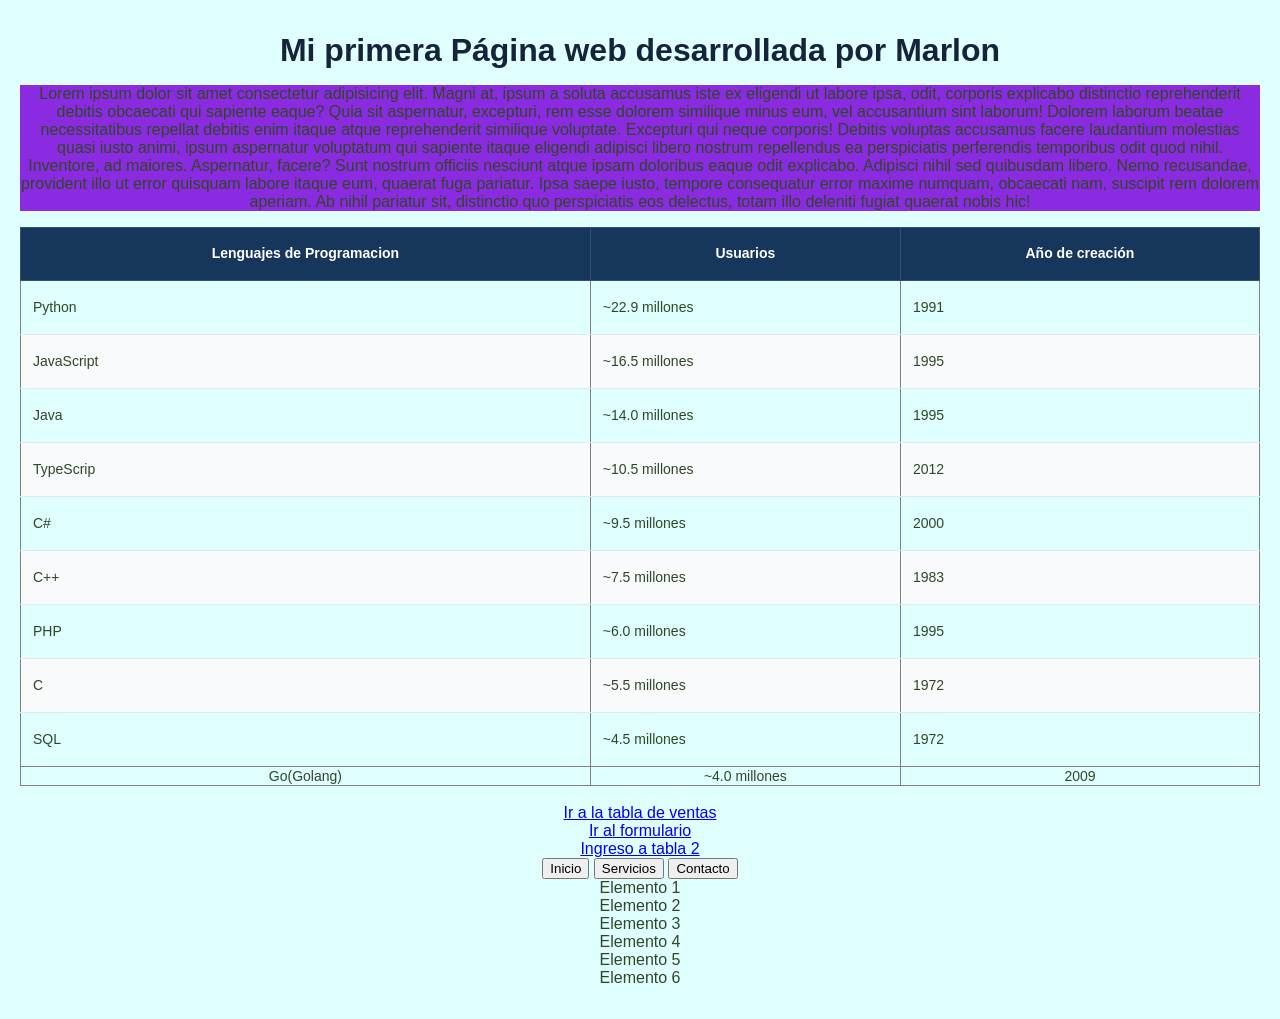
<file: index.html>
<!DOCTYPE html>
<html lang="en">
<head>
    <meta charset="UTF-8">
    <meta name="viewport" content="width=device-width, initial-scale=1.0">
    <title>My Web</title>
    <link rel="stylesheet" href="estilos/stylesheet.css">
        
</head>
<body style="text-align: center; background: lightcyan;">
        <!--Aqui va el titulo de la pagina web-->
    <!--Etiquetas h-->
    <h1>Mi primera Página web desarrollada por Marlon </h1>
    <!--Contenedores
    Son espacios moviles donde se crea contenido html section, dic, article-->
    <section style="background-color: blueviolet;">
        <p>
            Lorem ipsum dolor sit amet consectetur adipisicing elit. Magni at, ipsum a soluta accusamus iste ex eligendi ut labore ipsa, odit, corporis explicabo distinctio reprehenderit debitis obcaecati qui sapiente eaque?
            Quia sit aspernatur, excepturi, rem esse dolorem similique minus eum, vel accusantium sint laborum! Dolorem laborum beatae necessitatibus repellat debitis enim itaque atque reprehenderit similique voluptate. Excepturi qui neque corporis!
            Debitis voluptas accusamus facere laudantium molestias quasi iusto animi, ipsum aspernatur voluptatum qui sapiente itaque eligendi adipisci libero nostrum repellendus ea perspiciatis perferendis temporibus odit quod nihil. Inventore, ad maiores.
            Aspernatur, facere? Sunt nostrum officiis nesciunt atque ipsam doloribus eaque odit explicabo. Adipisci nihil sed quibusdam libero. Nemo recusandae, provident illo ut error quisquam labore itaque eum, quaerat fuga pariatur.
            Ipsa saepe iusto, tempore consequatur error maxime numquam, obcaecati nam, suscipit rem dolorem aperiam. Ab nihil pariatur sit, distinctio quo perspiciatis eos delectus, totam illo deleniti fugiat quaerat nobis hic!
        </p>
    </section>
    <!--Creamos una tabla-->
    <section>
        <div>
            <table border="1px" style="text-align: center;">
                <thead>
                    <tr>
                     <th>Lenguajes de Programacion</th>
                     <th>Usuarios</th>
                     <th>Año de creación</th>
                </tr>
                </thead>
                
                <tr >
                    <td>Python</td>
                    <td>~22.9 millones</td>
                    <td>1991</td>
                </tr>
                <tr>
                    <td>JavaScript</td>
                    <td>~16.5 millones</td>
                    <td>1995</td>
                </tr>
                <tr>
                    <td>Java</td>
                    <td>~14.0 millones</td>
                    <td>1995</td>
                </tr>
                <tr>
                    <td>TypeScrip</td>
                    <td>~10.5 millones</td>
                    <td>2012</td>
                </tr>
                <tr>
                    <td>C#</td>
                    <td>~9.5 millones</td>
                    <td>2000</td>
                </tr>
                <tr>
                    <td>C++</td>
                    <td>~7.5 millones</td>
                    <td>1983</td>
                </tr>
                <tr>
                    <td>PHP</td>
                    <td>~6.0 millones</td>
                    <td>1995</td>
                </tr>
                <tr>
                    <td>C</td>
                    <td>~5.5 millones</td>
                    <td>1972</td>
                </tr>
                <tr>
                    <td>SQL</td>
                    <td>~4.5 millones</td>
                    <td>1972</td>
                </tr>
                <tfoot>
                   <tr>
                    <td>Go(Golang)</td>
                    <td>~4.0 millones</td>
                    <td>2009</td>
                    </tr> 
                </tfoot>
                
            </table>
        </div>
    </section>
    <br>
   
    <!--Enlace a una tabla de ventas-->
    <div>
        <a href="vistas/tabla.html"> Ir a la tabla de ventas</a>
    </div>
    <div>
        <a href="vistas/formulario.html"> Ir al formulario</a>
    </div>

    <div>
        <a href="vistas/tabla1.html"> Ingreso a tabla 2</a>
    </div>

    <div class="contenedor">
    <button>Inicio</button>
    <button>Servicios</button>
    <button>Contacto</button>
    </div>

    <div class="cuadricula">
        <div>Elemento 1</div>
        <div>Elemento 2</div>
        <div>Elemento 3</div>
        <div>Elemento 4</div>
        <div>Elemento 5</div>
        <div>Elemento 6</div>
    </div>

</body>
</html>
</file>
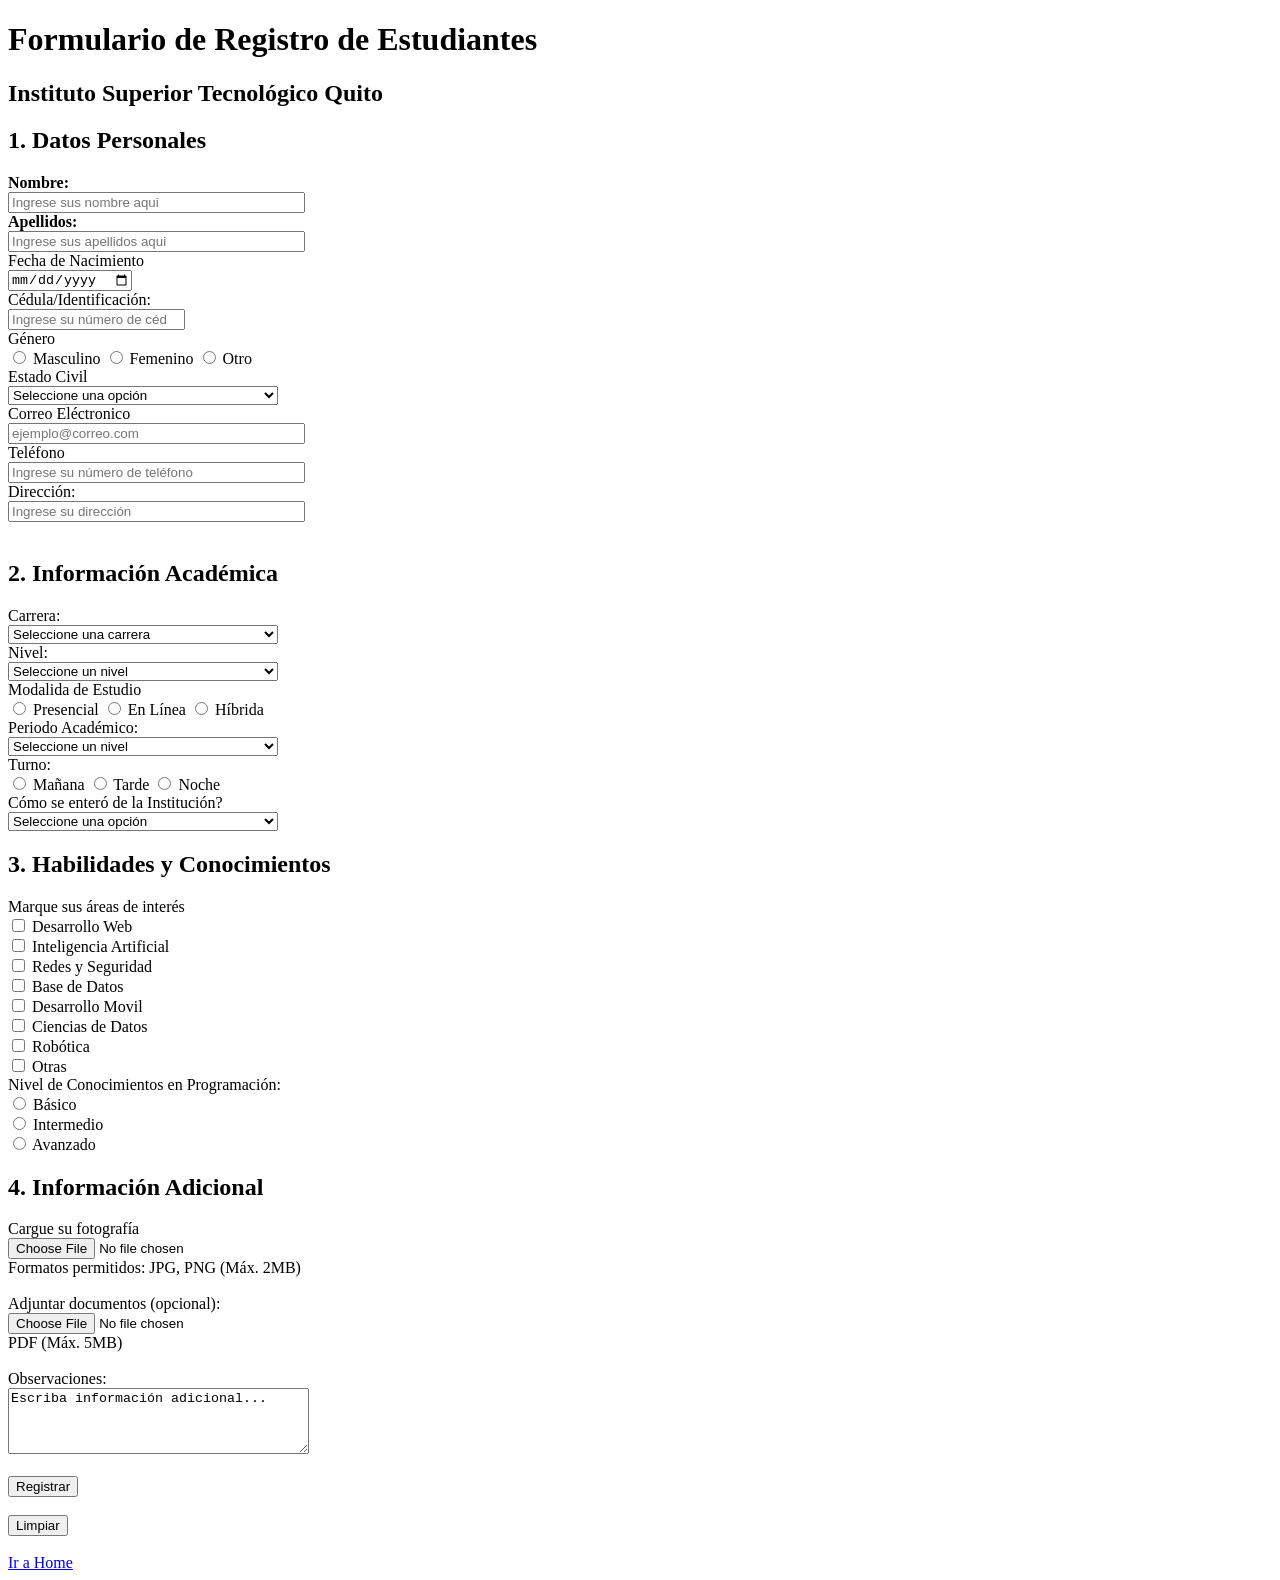
<file: vistas/formulario.html>
<!DOCTYPE html>
<html lang="en">
<head>
    <meta charset="UTF-8">
    <meta name="viewport" content="width=device-width, initial-scale=1.0">
    <title>Formulario</title>
</head>
<body>
    <!--Header: es la cabecera dek body-->
   <header>
        <h1>Formulario de Registro de Estudiantes</h1> 
        <h2>Instituto Superior Tecnológico Quito</h2>
   </header>
   <!--formulario-->
   <div>
    <h2>
        1. Datos Personales
    </h2>
        <form action="../index.html" method="post">
            <div>
                <!--Label: Me permite ingresar texto fijo-->
                <label for="nombre"><b>Nombre:</b></label>
                <br>
                <!--Input: caja ingresar texto fijo-->
                <input type="text" id="nombre" placeholder="Ingrese sus nombre aqui" size="35" required>
                <br>

                <!--Label: Me permite ingresar texto fijo-->
                <label for="apellidos"> <b>Apellidos:</b></label>
                <!--Input: caja ingresar texto fijo-->
                <br>
                <input type="text" id="apellidos" placeholder="Ingrese sus apellidos aqui" size="35" required>
                <br>

                <label for="nacimiento">Fecha de Nacimiento</label>
                <!--Input: caja ingresar texto fijo-->
                <br>
                <input type="date" id="nacimiento" size="35" required>
                <br>

                <!--Label: Me permite ingresar texto fijo-->
                <label for="identificacion">Cédula/Identificación:</label>
                <br>
                <!--Input:Text caja ingresar texto fijo-->
                <input type="number" id="identificacion" placeholder="Ingrese su número de cédula" size="35" required>
                <br>
                <!--<fieldset> La forma correcta de usar radio para enviar la informacion
                    <legend>Género</legend>
                    <input type="radio" name="Género" id="Masculino">
                    <label for="Masculino">Masculino</label>
                    <input type="radio" name="Género" id="Femenino">
                    <label for="Femenino">Masculino</label>
                    <input type="radio" name="Género" id="Otro">
                    <label for="Otro">Masculino</label>
                </fieldset>-->
                <!--input:radio permite seleccionar un único valor entre varias opciones con el mismo valor-->
                <label for="Género">Género</label>
                <br>
                <input type="radio" name="Género" id="Masculino"> Masculino
                <input type="radio" name="Género" id="Femenino"> Femenino
                <input type="radio" name="Género" id="Otro"> Otro
                <br>
                <label for="Estado">Estado Civil</label>
                <br>
                <!--Estiqueta Select y option para crear una caja de opciones-->
                <select name="Estado" id="Estado" style="width: 270px;">
                    <option value="" disabled selected >Seleccione una opción</option>
                    <option value="Casado"> Casado</option>
                    <option value="Soltero"> Soltero</option>
                    <option value="Divorciado">Divorciado</option>
                </select>
                <br>
                <label for="email">Correo Eléctronico</label>
                <br>
                <!--Input: caja ingresar texto fijo-->
                <input type="email" id="email" placeholder="ejemplo@correo.com" size="35">
                <br>

                <label for="número"> Teléfono</label>
                <br>
                <input type="tel" id="número" placeholder="Ingrese su número de teléfono" size="35">

                <br>
                <label for="direccion">Dirección:</label>
                <!--Input: caja ingresar texto fijo-->
                <br>
                <input type="text" id="direccion" placeholder="Ingrese su dirección" size="35">
            </div>

            
        </form>
   </div>
   <br>
   <header>
     <h2>
        2. Información Académica
    </h2>
   </header>
   <div>
    <form action="" method="get">
        <div>
            <label for="carrera">Carrera:</label>
                <br>
                <select name="carrera" id="carrera" style="width: 270px;">
                    <option value="" disabled selected >Seleccione una carrera</option>
                    <option value="Desarrollo de Software"> Desarrollo de Software</option>
                    <option value="Marketing Digital"> Marketing Digital</option>
                    <option value="Educación Inicial">Educación Inicial</option>
                </select>
                <br>

            <label for="nivel">Nivel:</label>
                <br>
                <select name="nivel" id="nivel" style="width: 270px;">
                    <option value="" disabled selected >Seleccione un nivel</option>
                    <option value="Primer Nivel"> Primer Nivel</option>
                    <option value="Segundo Nivel"> Segundo Nivel</option>
                    <option value="Tercer Nivel">Tercer Nivel</option>
                </select>
                <br>
                <!--input:radio permite seleccionar un único valor entre varias opciones con el mismo valor-->
            <label for="Modalida">Modalida de Estudio</label>
                <br>
                <input type="radio" name="Modalida" id="Presencial"> Presencial
                <input type="radio" name="Modalida" id="En Línea"> En Línea
                <input type="radio" name="Modalida" id="Híbrida"> Híbrida
                <br>
             <label for="Periodo">Periodo Académico:</label>
                <br>
                <select name="Periodo" id="Periodo" style="width: 270px;">
                    <option value="" disabled selected >Seleccione un nivel</option>
                    <option value="2026-2027"> 2026-2027</option>
                    <option value="2027-2028"> 2027-2028</option>
                    <option value="2028-2029"> 2028-2029</option>
                </select>
                <br>
                <!--input:radio permite seleccionar un único valor entre varias opciones con el mismo valor-->
            <label for="Turno">Turno:</label>
                <br>
                <input type="radio" name="Turno" id="Mañana"> Mañana
                <input type="radio" name="Turno" id="Tarde"> Tarde
                <input type="radio" name="Turno" id="Noche"> Noche
                <br>
                <!--input:radio permite seleccionar un único valor entre varias opciones con el mismo valor-->
            <label for="enterar">Cómo se enteró de la Institución?</label>
                <br>
                <select name="enterar" id="enterar" style="width: 270px;">
                    <option value="" disabled selected >Seleccione una opción</option>
                    <option value="Amigos"> Amigos</option>
                    <option value="Redes Sociales"> Redes Sociales</option>
                    <option value="Televisión"> Televisión</option>
                </select>
                <br>
        </div>
    </form>
   </div>

   <div>
    <header>
        <h2>
            3. Habilidades y Conocimientos
        </h2>
    </header>
    <div>
        <form action="" method="get">
            <div>
                <label for="interés">Marque sus áreas de interés</label>
                <br>
                <input type="checkbox" name="Desarrollo Web"> Desarrollo Web
                <br>
                <input type="checkbox" name="Inteligencia Artificial"> Inteligencia Artificial
                <br>
                <input type="checkbox" name="Redes y Seguridad"> Redes y Seguridad
                <br>
                <input type="checkbox" name="Base de Datos"> Base de Datos
                <br>
                <input type="checkbox" name="Desarrollo Movil"> Desarrollo Movil
                <br>
                <input type="checkbox" name="Ciencias de Datos"> Ciencias de Datos
                <br>
                <input type="checkbox" name="Robótica"> Robótica
                <br>
                <input type="checkbox" name="Otras"> Otras
                <br>    
                <!--input:radio permite seleccionar un único valor entre varias opciones con el mismo valor-->
                <label for="conocimientos">Nivel de Conocimientos en Programación:</label>
                <br>
                <input type="radio" name="conocimientos" id="Básico"> Básico
                <br>
                <input type="radio" name="conocimientos" id="Intermedio"> Intermedio
                <br>
                <input type="radio" name="conocimientos" id="Avanzado"> Avanzado
                <br>
            </div>
        </form>
    </div>

    <div>
        <header>
            <h2>4. Información Adicional</h2>
        </header>
        <div>
            <form action="" method="post">
                <div>
                    <!--Button file me permite subir una imagen-->
                    <label for="fotografía">Cargue su fotografía</label>
                    <br>
                    <input type="file" name="fotografía" id="fotografía" accept=".png,.jpg">
                    <br>
                    <label for="">Formatos permitidos: JPG, PNG (Máx. 2MB)</label>
                    </div>
                    <br>
                <div>
                    <!--Button file me permite subir un archivo-->
                    <label for="documentos">Adjuntar documentos (opcional):</label>
                    <br>
                    <input type="file" name="documentos" id="documentos" accept=".pdf">
                    <br>
                    <label for="">PDF (Máx. 5MB)</label>
                </div>
                <br>
                <div>
                    <label for="observaciones">Observaciones:</label>
                <br>
                <!--Textarea: caja ingresar texto extenso-->
                <textarea id="observaciones" name="observaciones" rows="4" cols="35">Escriba información adicional...
                </textarea>
                
            </form>
        </div>
    </div>
   </div>
    <br>
    <!--Button submit me permite enviar la peticion o informacion-->
            <div>
                <input type="submit" value="Registrar"> 
            </div>
            <br>
    <!--Button me limpiar el todos los campos del formulario-->
            <div>
                <input type="button" value="Limpiar"> 
            </div>
            <br>
    <!--Enlace para regresar al index-->
     <div>
        <a href="../index.html"> Ir a Home</a>
    </div>
</body>
</html>
</file>
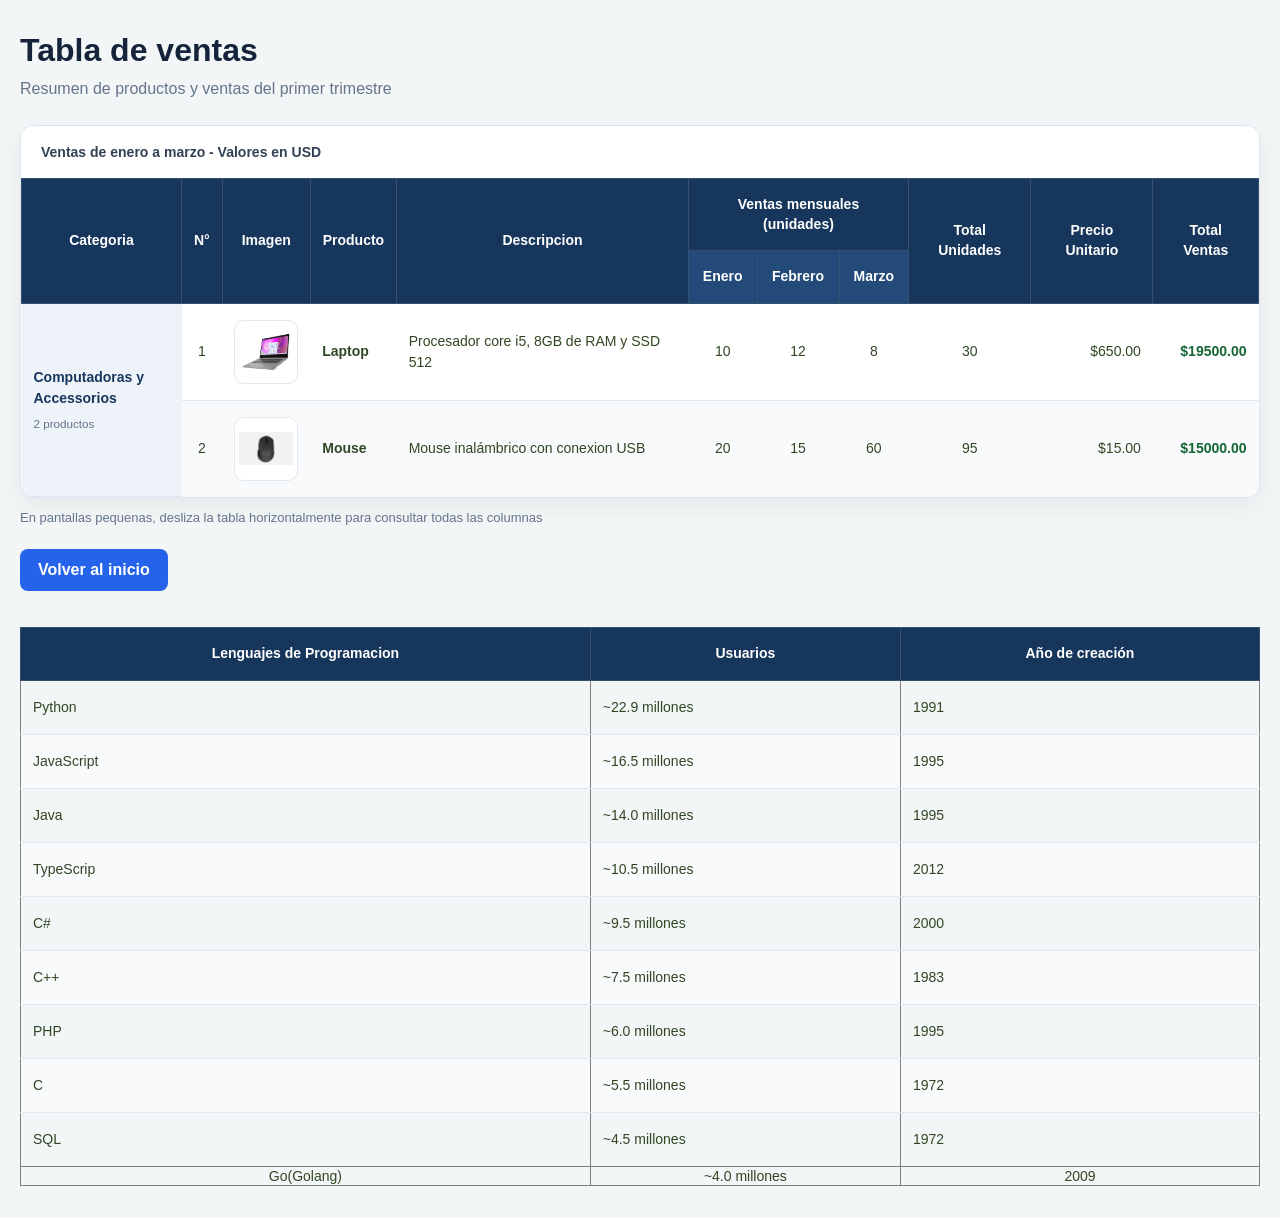
<file: vistas/tabla1.html>
<!DOCTYPE html>
<html lang="en">
<head>
    <meta charset="UTF-8">
    <meta name="viewport" content="width=device-width, initial-scale=1.0">
    <link rel="stylesheet" href="../estilos/stylesheet.css">
    <title>Tablas de ventas</title>
</head>
<body>
    <!--Contenedor main-->
    <main>

        <!--Header/ Cabezera de la pagina web-->
        <header>
            <h1>Tabla de ventas</h1>
            <p>Resumen de productos y ventas del primer trimestre</p>
        </header>
        <!--Creamos la tabla-->
        <div class="tabla-contenedor" role="region" aria-label="Tabla de ventas con desplazamiento horizontal" tabindex="0">
            <table>
                <caption>Ventas de enero a marzo - Valores en USD</caption>
                <thead>
                    <tr>
                        <th rowspan="2" scope="col">Categoria</th>
                        <th rowspan="2" scope="col">N°</th>
                        <th rowspan="2" scope="col">Imagen</th>
                        <th rowspan="2" scope="col">Producto</th>
                        <th rowspan="2" scope="col">Descripcion</th>
                        <th colspan="3" scope="colgroup">Ventas mensuales (unidades)</th>
                        <th rowspan="2" scope="col">Total Unidades</th>
                        <th rowspan="2" scope="col">Precio Unitario</th>
                        <th rowspan="2" scope="col">Total Ventas</th>
                    </tr>
                    <tr>
                        <th scope="col">Enero</th>
                        <th scope="col">Febrero</th>
                        <th scope="col">Marzo</th>
                    </tr>
                </thead>
                <!--FIN cabecera tabla-->
                <!--Inicio cuerpo tabla-->
                <tbody>
                    <tr>
                        <th rowspan="2" scope="rowgroup" class="categoria"> Computadoras y Accessorios <small>2 productos</small> </th>
                        <td class="numero">1</td>
                        <td> 
                            <img src="../img/laptop.avif" class="imagen-producto" alt="laptop" width="64px" height="64px">
                        </td>
                        <th scope="row" class="producto">Laptop</th>
                        <td class="Descripcion">Procesador core i5, 8GB de RAM y SSD 512</td>
                        <td class="numero">10</td>
                        <td class="numero">12</td>
                        <td class="numero">8</td>
                        <td class="numero">30</td>
                        <td class="dinero">$650.00</td>
                        <td class="dinero total-ventas">$19500.00</td>
                    </tr>

                    <tr>
                        <td class="numero">2</td>
                        <td> 
                            <img src="../img/mouse.png" class="imagen-producto" alt="mouse" width="64px" height="64px">
                        </td>
                        <th scope="row" class="producto">Mouse</th>
                        <td class="Descripcion">Mouse inalámbrico con conexion USB</td>
                        <td class="numero">20</td>
                        <td class="numero">15</td>
                        <td class="numero">60</td>
                        <td class="numero">95</td>
                        <td class="dinero">$15.00</td>
                        <td class="dinero total-ventas">$15000.00</td>
                    </tr>
                </tbody>
            </table>
        </div><!--FIN contenedor de la tabla-->
        <p class="nota"> 
            En pantallas pequenas, desliza la tabla horizontalmente para consultar todas las columnas
        </p>
        <!--Boton inicio-->
        <a class="enlace-home" href="../index.html">Volver al inicio</a>
    </main>

    <br>
    <br>
    <section>
        <div>
            <table border="1px" style="text-align: center;">
                <thead>
                    <tr>
                     <th>Lenguajes de Programacion</th>
                     <th>Usuarios</th>
                     <th>Año de creación</th>
                </tr>
                </thead>
                
                <tr >
                    <td>Python</td>
                    <td>~22.9 millones</td>
                    <td>1991</td>
                </tr>
                <tr>
                    <td>JavaScript</td>
                    <td>~16.5 millones</td>
                    <td>1995</td>
                </tr>
                <tr>
                    <td>Java</td>
                    <td>~14.0 millones</td>
                    <td>1995</td>
                </tr>
                <tr>
                    <td>TypeScrip</td>
                    <td>~10.5 millones</td>
                    <td>2012</td>
                </tr>
                <tr>
                    <td>C#</td>
                    <td>~9.5 millones</td>
                    <td>2000</td>
                </tr>
                <tr>
                    <td>C++</td>
                    <td>~7.5 millones</td>
                    <td>1983</td>
                </tr>
                <tr>
                    <td>PHP</td>
                    <td>~6.0 millones</td>
                    <td>1995</td>
                </tr>
                <tr>
                    <td>C</td>
                    <td>~5.5 millones</td>
                    <td>1972</td>
                </tr>
                <tr>
                    <td>SQL</td>
                    <td>~4.5 millones</td>
                    <td>1972</td>
                </tr>
                <tfoot>
                   <tr>
                    <td>Go(Golang)</td>
                    <td>~4.0 millones</td>
                    <td>2009</td>
                    </tr> 
                </tfoot>
                
            </table>
        </div>
    </section>

</body>
</html>
</file>
<file: estilos/stylesheet.css>
/*Existe cuatro tipos de selectores
globales: que se aplica a todo el documento
etiqueta: se aplica a la etiqueta correspondiente
clase: se aplica al componente indicado que se invoca
mediante su nombre, se utiliza las veces necesarias y el
simbolo que se utiliza es el .
id: Se aplica al componente indicado que se invoca
mediante su nombre, se utiliza una sola vez y su
simbolo es #
*/

/*---------------------
  selector global
-----------------------*/
* {
    box-sizing: border-box;
}

body {
    margin: 0;
    padding: 32px 20px;
    font-family: Arial, Helvetica, sans-serif;
    color: #304724;
    background: #f3f6f6;
}

/*Aplicamos estilos al contenedor main*/
main {
    max-width: 1400px;
    margin: 0 auto;
}

/*Estilos para le header*/
header {
    margin-bottom: 24px;
}

/*Estilos h1*/
h1 {
    margin: 0 0 8px;
    font-size: clamp(24px, 4vm, 34px);
    color: #15243b;
}

header p {
    margin: 0;
    color: #64748b;
    line-height: 1.5;
}

/*Permite consultar todas las columnas en pantallas pequeñas*/
.tabla-contenedor {
    overflow-x: auto;
    background: #ffffff;
    border: 1px solid #dce4ee;
    border-radius: 14px;
    box-shadow: 0 8px 24px rgb(15 23 42 / 6%);
}

/*invocamos un pseudoclase*/
.tabla-contenedor:focus-visible {
    outline: 3px solid #2563eb;
    outline-offset: 4px;
}

/*Creamos estilos a la etiqueta table*/
table {
    width: 100%;
    min-width: 1100px;
    border-collapse: collapse;
    font-size: 14px;
}

caption {
    padding: 18px 20px;
    text-align: left;
    font-weight: 700;
    color: #334155;
    background: #ffffff;
}

/*Estilos a la cabecera de la tabla*/
thead th {
    padding: 16px 12px;
    color: #ffffff;
    background: #17365c;
    border: 1px solid #365170;
    text-align: center;
    line-height: 1.4;
}

thead tr:nth-child(2) th {
    background: #234a78;
}

tbody td,
tbody th {
    padding: 16px 12px;
    border-bottom: 1px solid #e2e8f0;
    text-align: left;
    vertical-align: middle;
    line-height: 1.5;
}

tbody tr:nth-child(even) {
    background: #f8fafc;
}

tbody tr:hover {
    background: #edf5ff;
}

tbody tr:last-child td,
tbody tr:last-child th {
    border-bottom: none;
}

.categoria {
    width: 160px;
    background: #eef3f9;
    color: #17365c;
    font-weight: 700;
}

.categoria small {
    display: block;
    margin-top: 6px;
    color: #64748b;
    font-weight: 400;
}

.producto {
    font-weight: 700;
}

.descripcion {
    min-width: 190px;
    max-width: 260px;
    color: #64748b;
}

.numero {
    text-align: center;
    font-variant-numeric: tabular-nums;
}

.dinero {
    text-align: right;
    white-space: nowrap;
    font-variant-numeric: tabular-nums;
}

.total-ventas {
    color: #166534;
    font-weight: 700;
}

.imagen-producto {
    display: block;
    width: 64px;
    height: 64px;
    margin: 0 auto;
    padding: 4px;
    object-fit: contain;
    background: #ffffff;
    border: 1px solid #e2e8f0;
    border-radius: 10px;
}

/*Selector tipo clase*/
.container {
    color: blue;
    text-align: right;
}

.nota {
    margin: 12px 0 24px;
    font-size: 13px;
    color: #64748b;
}

.enlace-home {
    display: inline-block;
    padding: 12px 18px;
    color: #ffffff;
    background: #2563eb;
    border-radius: 8px;
    text-decoration: none;
    font-weight: 700;
}

.enlace-home:hover {
    background: #1d4ed8;
}

.enlace-home:focus-visible {
    outline: 3px solid #17365c;
    outline-offset: 3px;
}

@media (max-width: 600px) {
    body {
        padding: 24px 12px;
    }

    thead th,
    tbody td,
    tbody th {
        padding: 12px 10px;
    }
}
</file>
